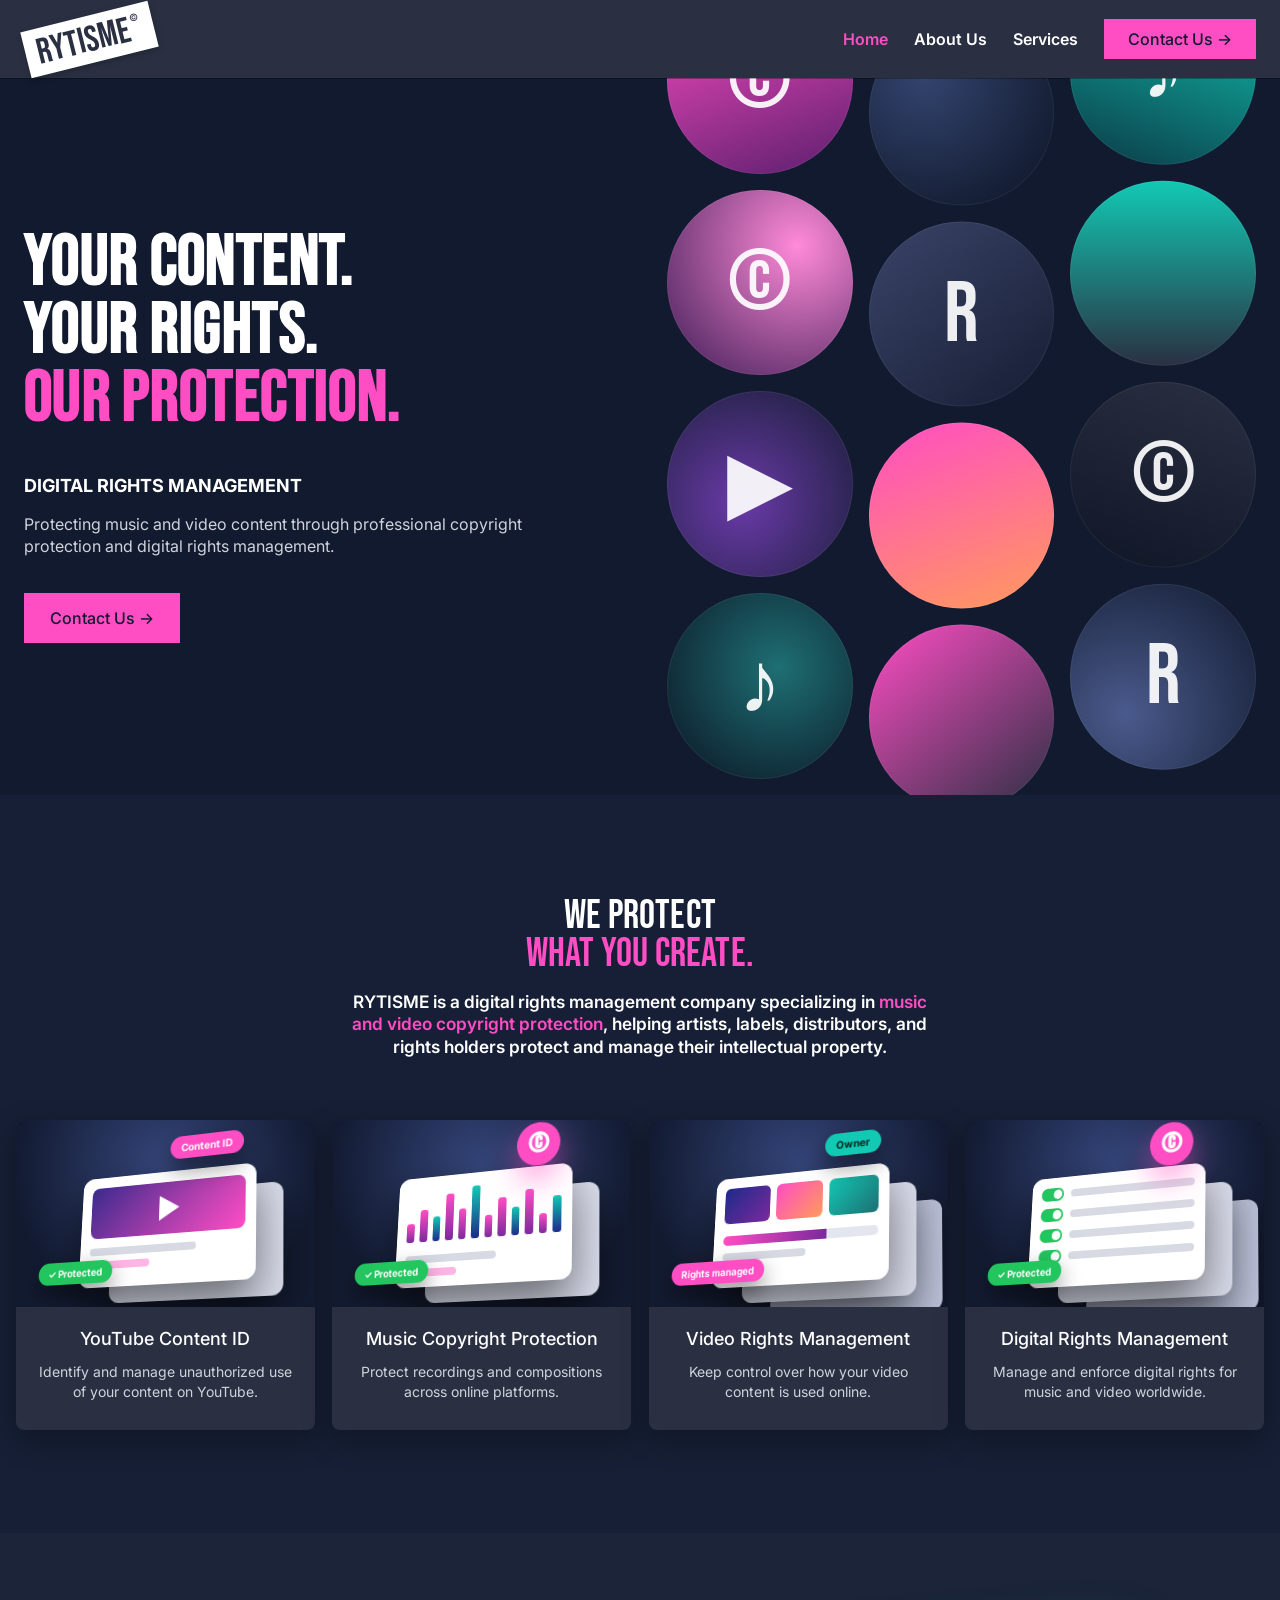
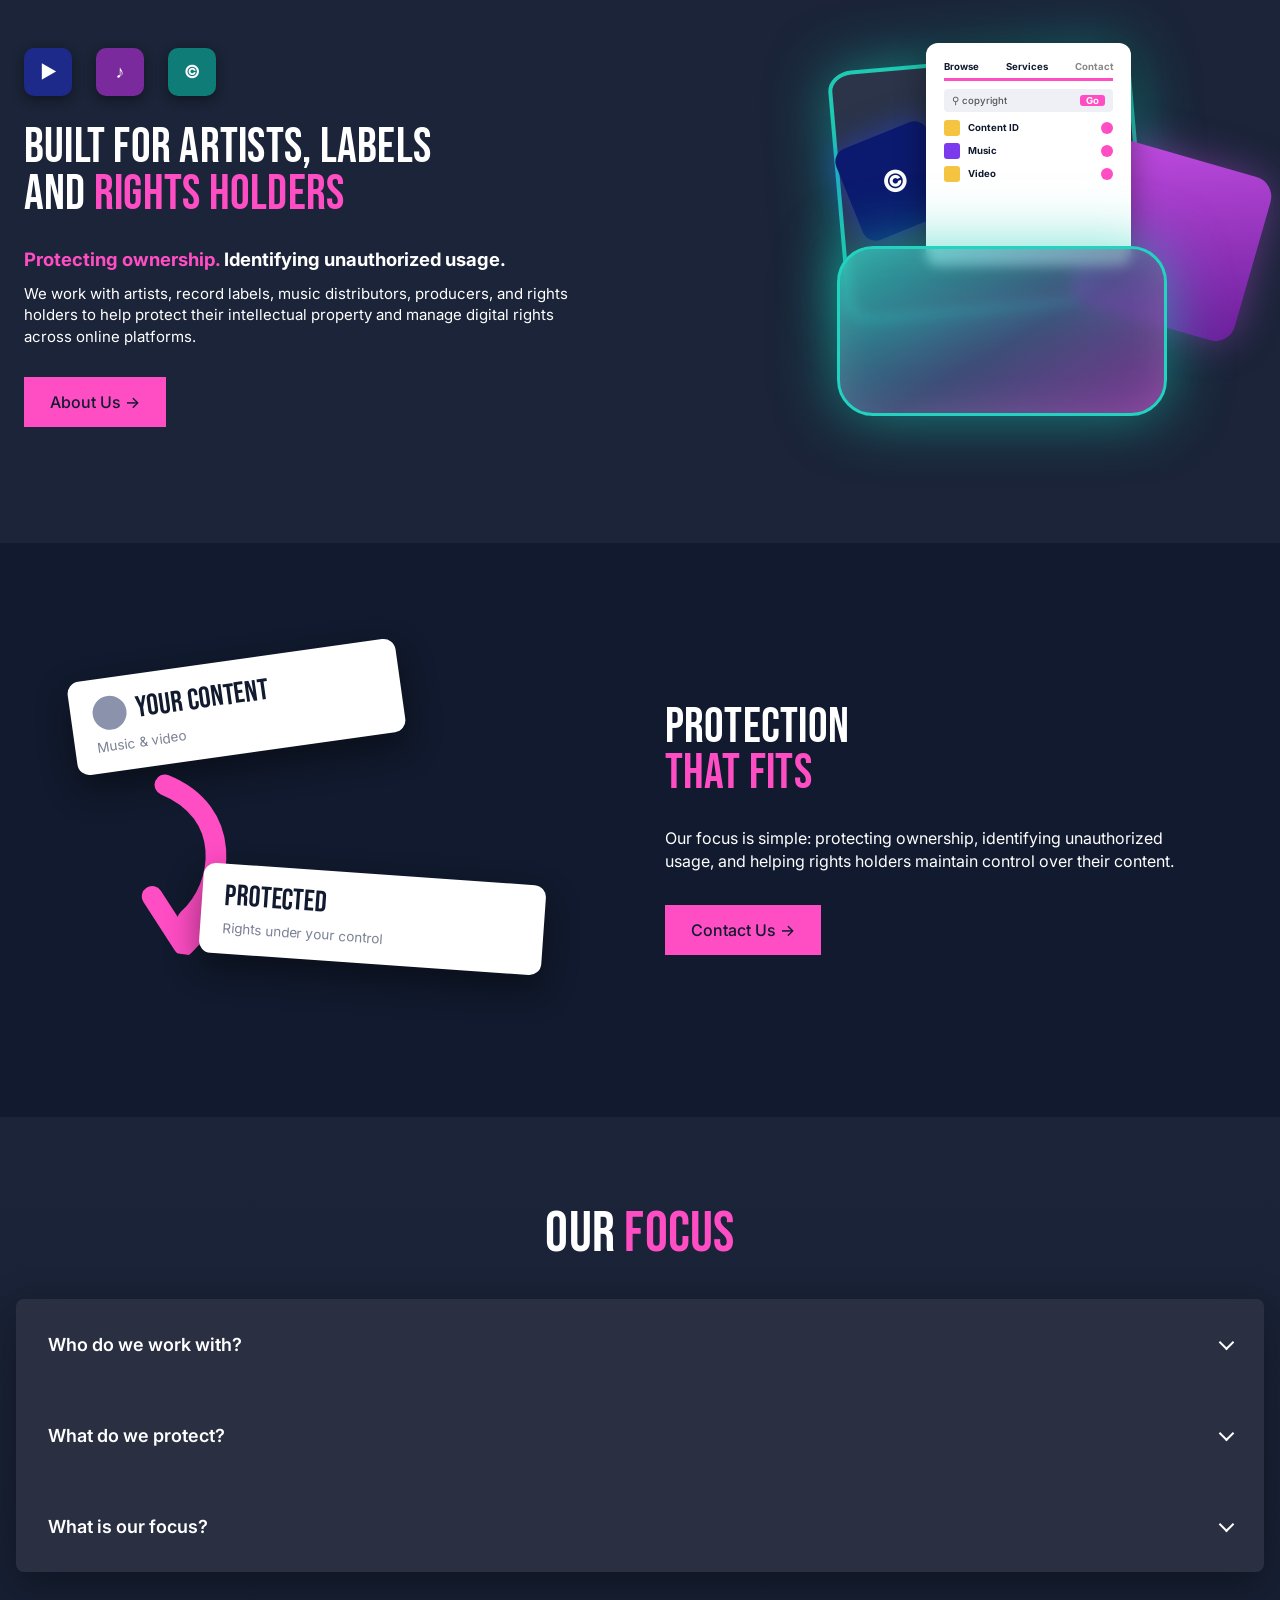
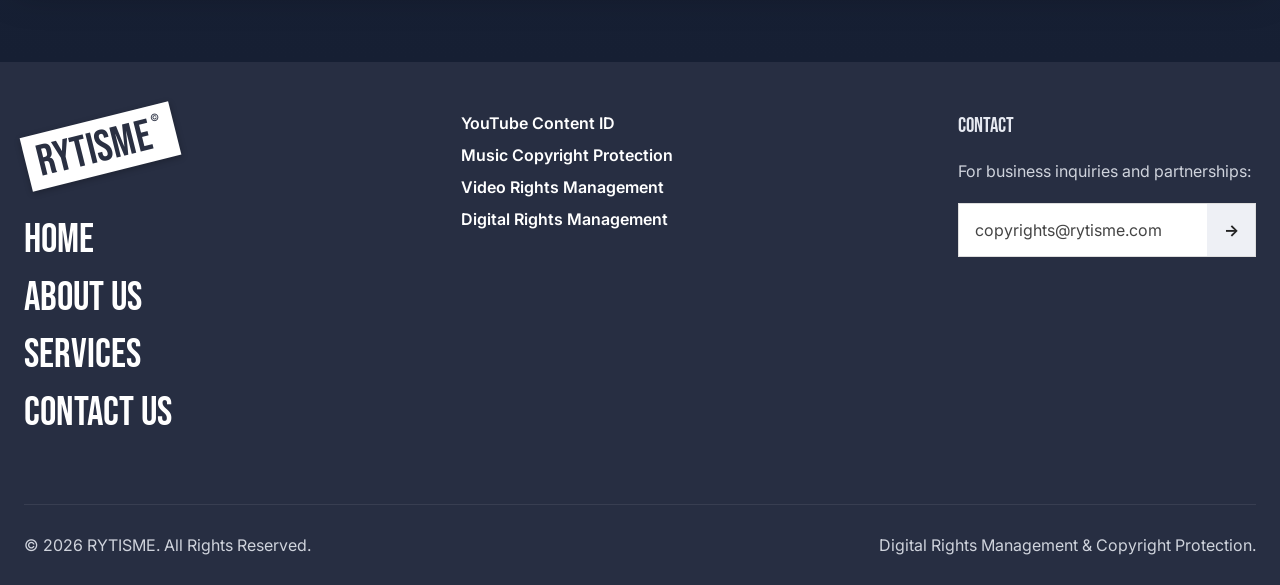
<file: index.html>
<!DOCTYPE html>
<html lang="en"><head><meta charset="utf-8"><meta name="viewport" content="width=device-width,initial-scale=1"><title>Rytisme</title><link rel="icon" href="favicon.svg" type="image/svg+xml"><link rel="preconnect" href="https://fonts.googleapis.com"><link rel="preconnect" href="https://fonts.gstatic.com" crossorigin><link rel="stylesheet" href="https://fonts.googleapis.com/css2?family=Bebas+Neue&amp;family=Inter:wght@400;500;600;700&amp;display=swap"><style>
:root{--bar:#2a3042;--bg:#111a2e;--bg2:#1b2438;--card:#2a3042;--pink:#ff4dc4;--teal:#12c9b4;--mute:#cfd3dc;--disp:"Bebas Neue",Impact,"Arial Narrow",sans-serif}
*{box-sizing:border-box;margin:0;padding:0}
body{background:var(--bg);color:#fff;font-family:Inter,Helvetica,Arial,sans-serif;-webkit-font-smoothing:antialiased;overflow-x:hidden}
a{color:inherit;text-decoration:none}a:focus-visible,summary:focus-visible{outline:2px solid var(--pink);outline-offset:3px}
.in{container-type:inline-size;width:min(1672px,100% - 48px);margin:0 auto}
.in2{container-type:inline-size;width:min(1757px,100% - 48px);margin:0 auto}
.wide{container-type:inline-size;width:min(2417px,100% - 32px);margin:0 auto}
header{background:var(--bar);position:sticky;top:0;z-index:5;height:78px;box-shadow:0 1px 0 rgba(0,0,0,.3)}
header .in{display:flex;align-items:center;justify-content:space-between;height:100%}
.logo{display:inline-block;background:#fff;color:var(--bar);font-family:var(--disp);font-size:36px;line-height:1;padding:7px 12px 4px;transform:rotate(-14deg);letter-spacing:.01em;box-shadow:0 2px 6px rgba(0,0,0,.25)}
.logo sup{font-family:Inter,Arial,sans-serif;font-size:10px;vertical-align:top;margin-left:2px}
nav{display:flex;align-items:center;gap:26px;font-size:16px;font-weight:600}
nav a.l:hover,nav a.on{color:var(--pink)}
.btn{display:inline-flex;align-items:center;gap:8px;background:var(--pink);color:#111a2e;font-weight:500;font-size:16px;height:50px;padding:0 26px;transition:filter .2s}
.btn:hover{filter:brightness(1.1)}.btn.sm{height:40px;padding:0 24px}.btn.teal{background:var(--teal)}
.pink{color:var(--pink)}
h1,h2{font-family:var(--disp);font-weight:400;text-transform:uppercase;line-height:.96;letter-spacing:.005em}
h1{font-size:max(46px,5.74cqw);-webkit-text-stroke:.03em currentColor}
h2{font-size:max(40px,4.6cqw)}
.hero{overflow:hidden;background:var(--bg)}
.hero .in{display:grid;grid-template-columns:1fr 1fr;gap:4.2cqw;align-items:center}
.hero h1{margin-bottom:.6em;font-size:max(46px,5.74cqw)}
.sub{font-size:max(18px,1.44cqw);font-weight:700;margin-bottom:.9em}
.d{font-size:max(16px,1.26cqw);line-height:1.43;color:var(--mute)}
.hero .d{max-width:34em;margin-bottom:2.2em}
.circles{display:grid;grid-template-columns:repeat(3,1fr);gap:16px;margin-top:-90px;padding-bottom:16px}
.circles span{aspect-ratio:1;border-radius:50%;display:flex;align-items:center;justify-content:center;font-family:var(--disp);font-size:7cqw;color:rgba(255,255,255,.92);box-shadow:inset 0 0 0 1px rgba(255,255,255,.06)}
.circles span:nth-child(3n+2){transform:translateY(17%)}.circles span:nth-child(3n+3){transform:translateY(-5%)}
.s1{background:#161f35;padding:clamp(70px,8vw,140px) 0 clamp(70px,8vw,130px);text-align:center}
.s1 h2{font-size:max(40px,3.2cqw)}
.lead{font-size:clamp(17px,1.4cqw,24px);font-weight:600;line-height:1.3;max-width:34em;margin:1em auto 0}
.cards{display:grid;grid-template-columns:repeat(4,1fr);gap:1.4cqw;margin-top:clamp(40px,5cqw,90px)}
.card{background:var(--card);border-radius:8px;overflow:hidden;box-shadow:0 10px 30px rgba(0,0,0,.3);text-align:center}
.media{aspect-ratio:16/10;background:#f3f4f8;position:relative;overflow:hidden;padding:8% 6%}
.media.dk{background:#141b30}.media.gr{background:#eceef4}
.r{display:flex;align-items:center;gap:3%;margin-bottom:5.5%}.r i{display:block;height:9px;border-radius:5px;background:#d7dae3}
.r i.p{background:#ff9bdc}.r b{width:8%;aspect-ratio:1;border-radius:50%;background:var(--pink)}.r b.g{background:#d7dae3}
.chips{display:flex;flex-wrap:wrap;gap:6px;margin-bottom:6%}.chips i{display:block;height:22px;width:16%;border-radius:4px;background:#dfe2ea}
.box2{background:#e3e6ee;border-radius:6px;padding:5%;margin-top:6%}.box2 i{display:block;height:9px;border-radius:5px;background:#c9ceda;margin-bottom:6px}.box2 i.gr{background:#6fcf97;width:40%}
.ttl{width:55%;height:16px;border-radius:3px;background:var(--pink);margin-bottom:8%}
.inp{background:#fff;border-radius:4px;height:26%;margin-bottom:6%;position:relative}.inp::after{content:"";position:absolute;left:0;bottom:0;height:4px;width:45%;background:#4ade80}
.th{width:11%;aspect-ratio:1;border-radius:3px;background:#f5c542}.th.v{background:#7c3aed}
.card .t{padding:clamp(20px,1.7cqw,40px) 20px clamp(26px,2.2cqw,48px)}
.card h3{font-size:clamp(18px,1.08cqw,26px);font-weight:500;margin-bottom:.7em}.card p{font-size:clamp(14px,.7cqw,17px);line-height:1.45;color:var(--mute)}
.s2{background:#1b2438;padding:clamp(70px,8vw,140px) 0}
.s2 .g{display:grid;grid-template-columns:1.6fr 1fr;gap:6cqw;align-items:center}
.ico{display:flex;gap:24px;margin-bottom:2.4cqw}.ico i{width:48px;height:48px;border-radius:10px;display:flex;align-items:center;justify-content:center;font-style:normal;font-weight:700;color:#fff;font-size:18px;box-shadow:0 4px 12px rgba(0,0,0,.4)}
.s2 h2{font-size:max(38px,3.95cqw);margin-bottom:.6em}
.hl{font-size:max(18px,1.5cqw);font-weight:700;line-height:1.2;margin-bottom:.7em;max-width:30em}
.s2 .d{color:#fff;font-size:max(15px,1.05cqw);margin-bottom:2em;max-width:38em}
.art{position:relative;width:100%;aspect-ratio:1.1;justify-self:end;max-width:560px}
.art>*{position:absolute}
.ab{left:6%;top:6%;width:68%;height:62%;border-radius:8% ;border:4px solid #1fc9b2;background:#2b3448;transform:rotate(-5deg);box-shadow:0 0 60px rgba(18,201,180,.55)}
.ap{right:0;top:30%;width:38%;height:42%;border-radius:12%;background:linear-gradient(160deg,#c04be0,#6a1f9a);transform:rotate(16deg);box-shadow:0 0 40px rgba(180,80,220,.45)}
.aq{left:8%;top:24%;width:22%;aspect-ratio:1;border-radius:14%;background:#0b1a6e;transform:rotate(-22deg);display:flex;align-items:center;justify-content:center;font-weight:800;font-size:30px;box-shadow:0 0 30px rgba(40,70,255,.5)}
.ac{left:26%;top:2%;width:46%;height:55%;border-radius:12px;background:#fff;color:#111a2e;padding:4%;box-shadow:0 10px 30px rgba(0,0,0,.4);font-size:max(9px,.78cqw);font-weight:700;overflow:hidden}
.ac .tabs{display:flex;gap:16%;border-bottom:3px solid var(--pink);padding-bottom:6px;margin-bottom:8px}.ac .tabs span:last-child{color:#888}
.ac .se{background:#eef0f5;border-radius:4px;padding:6px 8px;margin-bottom:8px;display:flex;justify-content:space-between;color:#555;font-weight:500}.ac .se b{background:var(--pink);color:#fff;border-radius:3px;padding:0 6px}
.ac .ro{display:flex;align-items:center;gap:8px;margin-bottom:7px}.ac .ro i{width:16px;height:16px;border-radius:3px;background:#f5c542}.ac .ro u{margin-left:auto;width:12px;height:12px;border-radius:50%;background:var(--pink)}
.af{left:6%;bottom:6%;width:74%;height:42%;border-radius:36px;border:3px solid #22d3c0;background:linear-gradient(150deg,rgba(34,211,192,.75),rgba(74,90,140,.75) 55%,rgba(150,60,170,.8));box-shadow:0 0 60px rgba(18,201,180,.6),inset 0 0 40px rgba(255,255,255,.12);backdrop-filter:blur(6px)}
.af::before{content:"";position:absolute;left:-3px;top:-3px;width:48%;height:22px;border-radius:30px 30px 0 0}
.s3{background:#111a2e;padding:clamp(70px,8vw,150px) 0}
.s3 .g{display:grid;grid-template-columns:1fr 1fr;gap:4cqw;align-items:center}
.tc{position:relative;height:clamp(300px,30cqw,520px)}
.tc>div{position:absolute;background:#fff;color:#111a2e;border-radius:12px;padding:18px 22px;box-shadow:0 14px 34px rgba(0,0,0,.45)}
.tc .a{left:8%;top:4%;width:56%;transform:rotate(-8deg)}.tc .a h4,.tc .b h4{font-family:var(--disp);font-weight:400;font-size:max(24px,2.4cqw);line-height:1;display:flex;align-items:center;gap:10px}
.tc .a h4::before{content:"";width:34px;height:34px;border-radius:50%;background:#8a93ab}
.tc .a p,.tc .b p{color:#7b8296;font-size:max(12px,1.1cqw);margin-top:8px}
.tc .b{left:30%;top:62%;width:58%;transform:rotate(4deg)}
.tc svg{position:absolute;left:19%;top:36%;width:20%;transform:rotate(8deg)}
.s3 h2{font-size:max(38px,3.95cqw);margin-bottom:.6em}
.faq{background:linear-gradient(180deg,#1b2438,#161f33);padding:clamp(60px,7vw,120px) 0;text-align:center}
.box{width:min(1433px,100%);margin:clamp(28px,3vw,56px) auto 0;background:var(--card);border-radius:8px;text-align:left;box-shadow:0 14px 40px rgba(0,0,0,.35)}
.faq .w{width:min(1433px,100% - 32px);margin:0 auto}
details{padding:0 32px}summary{list-style:none;cursor:pointer;padding:0;height:91px;font-weight:600;font-size:18px;display:flex;justify-content:space-between;align-items:center;gap:20px}
summary::-webkit-details-marker{display:none}summary::after{content:"";width:9px;height:9px;border-right:2px solid #fff;border-bottom:2px solid #fff;transform:rotate(45deg);flex:none;margin-top:-4px;transition:transform .2s}
details[open] summary::after{transform:rotate(-135deg);margin-top:4px}details p{padding:0 0 30px;color:var(--mute);line-height:1.7}
.ph{background:#161f35;padding:clamp(70px,9vw,150px) 0 clamp(40px,5vw,80px);text-align:center}
.ph h1{font-size:max(44px,5.74cqw)}
.stmt{background:#161f35;padding:0 0 clamp(60px,7vw,110px)}.stmt .in{max-width:900px}
.stmt p{font-size:clamp(17px,1.4cqw,22px);line-height:1.7;color:var(--mute);margin-bottom:24px}.stmt p:first-child{color:#fff;font-weight:600}
.ct{background:#1b2438;padding:clamp(70px,8vw,140px) 0;text-align:center}.ct h2{font-size:max(40px,4.6cqw)}.ct p{font-size:clamp(18px,1.4cqw,24px);font-weight:600;margin:1em 0 1.6em}
.mail{display:block;margin-top:22px;color:var(--mute);text-decoration:underline;font-size:15px}
footer{background:#272e42;padding:clamp(48px,4cqw,80px) 0 0}
.fg{display:grid;grid-template-columns:1.3fr 1.5fr 1fr;gap:4cqw;padding-bottom:clamp(48px,5cqw,100px)}
.fl{display:inline-block;margin:6px 0 clamp(30px,3cqw,60px);font-size:44px}
.big a{display:block;font-family:var(--disp);font-size:max(36px,3.35cqw);line-height:1.4;text-transform:uppercase}.big a:hover{color:var(--pink)}
.fg h4{font-family:var(--disp);font-weight:400;font-size:max(20px,1.7cqw);margin-bottom:1em;color:#e6e9f1;text-transform:uppercase}
.fg ul{list-style:none}.fg li{margin-bottom:12px;font-weight:600;font-size:16px}.fg li a:hover{color:var(--pink)}
.fg p{color:var(--mute);line-height:1.5;font-size:16px;margin-bottom:20px}
.nl{display:flex;background:#fff;color:#444;height:54px;border:1px solid #ddd}.nl span{flex:1;padding:0 16px;display:flex;align-items:center;font-size:16px}.nl b{width:48px;display:flex;align-items:center;justify-content:center;background:#eef0f5;color:#222}
.fb{border-top:1px solid rgba(255,255,255,.08);padding:30px 0;display:flex;justify-content:space-between;gap:20px;flex-wrap:wrap;color:var(--mute);font-size:16px}

.card .media{aspect-ratio:16/10;padding:0;display:flex;align-items:center;justify-content:center;perspective:1000px;background:radial-gradient(circle at 50% 25%,#34457a,#121a30 75%)}
.sc{position:relative;width:64%;height:62%;margin-top:9%;transform-style:preserve-3d;transform:rotateX(16deg) rotateY(-24deg) rotateZ(2deg);transition:transform .6s cubic-bezier(.2,.8,.2,1)}
.card:hover .sc{transform:rotateX(6deg) rotateY(-10deg) rotateZ(0)}
.pl{position:absolute;inset:0;border-radius:12px;background:#fff;color:#111a2e;box-shadow:0 22px 44px rgba(0,0,0,.5),0 0 0 1px rgba(255,255,255,.4) inset;padding:6%;overflow:hidden}
.pl.bk{background:#d9dcea;transform:translate3d(8%,8%,-38px);box-shadow:0 18px 36px rgba(0,0,0,.45)}
.pl.bk2{background:#b9bfd6;transform:translate3d(16%,16%,-76px);box-shadow:0 18px 36px rgba(0,0,0,.45)}
.fl3{position:absolute;transform-style:preserve-3d;font-weight:700;font-size:max(10px,.72cqw);white-space:nowrap}
.pill{display:inline-flex;align-items:center;gap:5px;border-radius:99px;padding:5px 11px;color:#fff;box-shadow:0 10px 22px rgba(0,0,0,.45)}
.pill.pk{background:var(--pink)}.pill.gn{background:#22c55e}.pill.tl{background:var(--teal);color:#06231f}
.cc{width:clamp(34px,3.3cqw,64px);aspect-ratio:1;border-radius:50%;background:var(--pink);color:#fff;display:flex;align-items:center;justify-content:center;font-family:var(--disp);font-size:clamp(22px,2.2cqw,42px);box-shadow:0 14px 28px rgba(255,77,196,.5)}
.vid{height:58%;border-radius:8px;background:linear-gradient(135deg,#3b2a8c,#ff4dc4);display:flex;align-items:center;justify-content:center;margin-bottom:6%}
.vid::after{content:"";border-left:22px solid #fff;border-top:13px solid transparent;border-bottom:13px solid transparent;margin-left:6px}
.ln{height:8px;border-radius:4px;background:#d7dae3;margin-bottom:6px}.ln.p{background:#ffb4e6}
.wv{display:flex;align-items:flex-end;gap:3.5%;height:62%}.wv i{flex:1;border-radius:3px;background:linear-gradient(#ff4dc4,#7a2a9c)}.wv i:nth-child(3n){background:linear-gradient(#12c9b4,#1d2a8a)}
.fr{display:flex;gap:4%;height:40%;margin-bottom:8%}.fr i{flex:1;border-radius:6px;background:linear-gradient(135deg,#1d2a8a,#7a2a9c)}.fr i:nth-child(2){background:linear-gradient(135deg,#ff4dc4,#ff9a5c)}.fr i:nth-child(3){background:linear-gradient(135deg,#12c9b4,#1e6f73)}
.bar{height:10px;border-radius:5px;background:#e3e6ee;overflow:hidden;margin-bottom:8px}.bar b{display:block;height:100%;width:68%;background:linear-gradient(90deg,#ff4dc4,#7a2a9c)}
.tg{display:flex;align-items:center;gap:8px;margin-bottom:8px}.tg i{width:26px;height:14px;border-radius:8px;background:#22c55e;position:relative}.tg i::after{content:"";position:absolute;right:2px;top:2px;width:10px;height:10px;border-radius:50%;background:#fff}.tg span{height:8px;flex:1;border-radius:4px;background:#d7dae3}
@media(max-width:900px){.hero .in,.s2 .g,.s3 .g{grid-template-columns:1fr}.cards{grid-template-columns:repeat(2,1fr)}.fg{grid-template-columns:1fr}nav a.l{display:none}.circles{margin-top:0}.art{margin:30px auto 0}.tc{margin-bottom:20px}}
@media(max-width:560px){.cards{grid-template-columns:1fr}.circles{gap:8px}}
@media(prefers-reduced-motion:reduce){*{transition:none!important}}

.btn{white-space:nowrap}
@media(max-width:900px){
header{height:64px}.logo{font-size:26px;padding:5px 9px 2px}nav{gap:12px}.btn.sm{height:36px;padding:0 14px;font-size:14px}
.hero .in{padding-top:36px;padding-bottom:8px;gap:28px}.hero h1{font-size:clamp(46px,13vw,84px)}
.circles{width:100%;max-width:420px;margin:0 auto;gap:10px;padding-bottom:0}.circles span:nth-child(n+10){display:none}
.s1,.s2,.s3{padding-top:56px;padding-bottom:56px}.s2 .g{gap:36px}.ico{margin-bottom:20px}
.art{max-width:420px;margin:10px auto 0}.ac{font-size:10px}.tc{height:300px;max-width:420px;margin:0 auto}
details{padding:0 18px}summary{height:72px;font-size:16px}.fl{font-size:36px}.fg{gap:32px}.fb{flex-direction:column;gap:8px}
.ph{padding-top:56px}.ct,.stmt{padding-left:0;padding-right:0}}
@media(max-width:380px){.hero h1{font-size:44px}nav a.l{display:none}}
</style></head><body><header><div class="in"><a class="logo" href="index.html">RYTISME<sup>&copy;</sup></a><nav><a class="l on" href="index.html">Home</a><a class="l" href="about.html">About Us</a><a class="l" href="index.html#services">Services</a><a class="btn sm" href="about.html#contact">Contact Us &rarr;</a></nav></div></header><main>
<section class="hero"><div class="in"><div><h1>Your Content.<br>Your Rights.<br><span class="pink">Our Protection.</span></h1>
<p class="sub">DIGITAL RIGHTS MANAGEMENT</p>
<p class="d">Protecting music and video content through professional copyright protection and digital rights management.</p>
<a class="btn" href="about.html#contact">Contact Us &rarr;</a></div><div class="circles" aria-hidden="true"><span style="background:linear-gradient(160deg,#ff4dc4,#5b1f6e)">&copy;</span><span style="background:radial-gradient(circle at 30% 30%,#33446e,#0b1222)"></span><span style="background:linear-gradient(200deg,#12c9b4,#0b3a47)">&#9834;</span><span style="background:radial-gradient(circle at 70% 30%,#ff8ad9,#3a1b52)">&copy;</span><span style="background:linear-gradient(140deg,#3a4468,#161d33)">R</span><span style="background:linear-gradient(180deg,#12c9b4,#2a3042)"></span><span style="background:radial-gradient(circle at 40% 60%,#6a3aa8,#151d33)">&#9654;</span><span style="background:linear-gradient(160deg,#ff4dc4,#ff9a5c)"></span><span style="background:linear-gradient(200deg,#2a3042,#0f1626)">&copy;</span><span style="background:radial-gradient(circle at 60% 40%,#1e6f73,#0b1222)">&#9834;</span><span style="background:linear-gradient(140deg,#ff4dc4,#2a3042)"></span><span style="background:radial-gradient(circle at 30% 70%,#4a5a8c,#111a2e)">R</span></div></div></section>
<section class="s1" id="services"><div class="in"><h2>We Protect<br><span class="pink">What You Create.</span></h2>
<p class="lead">RYTISME is a digital rights management company specializing in <span class="pink">music and video copyright protection</span>, helping artists, labels, distributors, and rights holders protect and manage their intellectual property.</p></div>
<div class="wide"><div class="cards"><div class="card"><div class="media"><div class="sc"><div class="pl bk"></div><div class="pl"><div class="vid"></div><div class="ln" style="width:70%"></div><div class="ln p" style="width:40%"></div></div><div class="fl3" style="right:-6%;top:-8%;transform:translateZ(70px)"><span class="pill pk">Content ID</span></div><div class="fl3" style="left:-8%;bottom:-6%;transform:translateZ(54px)"><span class="pill gn">&#10003; Protected</span></div></div></div><div class="t"><h3>YouTube Content ID</h3><p>Identify and manage unauthorized use of your content on YouTube.</p></div></div><div class="card"><div class="media"><div class="sc"><div class="pl bk"></div><div class="pl"><div class="wv"><i style="height:35%"></i><i style="height:60%"></i><i style="height:45%"></i><i style="height:85%"></i><i style="height:55%"></i><i style="height:95%"></i><i style="height:40%"></i><i style="height:70%"></i><i style="height:50%"></i><i style="height:80%"></i><i style="height:35%"></i><i style="height:65%"></i></div><div class="ln" style="width:60%;margin-top:8%"></div><div class="ln p" style="width:34%"></div></div><div class="fl3" style="right:-8%;top:-12%;transform:translateZ(80px)"><span class="cc">&copy;</span></div><div class="fl3" style="left:-8%;bottom:-6%;transform:translateZ(54px)"><span class="pill gn">&#10003; Protected</span></div></div></div><div class="t"><h3>Music Copyright Protection</h3><p>Protect recordings and compositions across online platforms.</p></div></div><div class="card"><div class="media"><div class="sc"><div class="pl bk2"></div><div class="pl bk"></div><div class="pl"><div class="fr"><i></i><i></i><i></i></div><div class="bar"><b></b></div><div class="ln" style="width:55%"></div></div><div class="fl3" style="right:-8%;top:-8%;transform:translateZ(70px)"><span class="pill tl">Owner</span></div><div class="fl3" style="left:-8%;bottom:-6%;transform:translateZ(54px)"><span class="pill pk">Rights managed</span></div></div></div><div class="t"><h3>Video Rights Management</h3><p>Keep control over how your video content is used online.</p></div></div><div class="card"><div class="media"><div class="sc"><div class="pl bk2"></div><div class="pl bk"></div><div class="pl"><div class="tg"><i></i><span></span></div><div class="tg"><i></i><span style="width:70%"></span></div><div class="tg"><i></i><span></span></div><div class="tg"><i></i><span style="width:50%"></span></div></div><div class="fl3" style="right:-8%;top:-12%;transform:translateZ(80px)"><span class="cc">&copy;</span></div><div class="fl3" style="left:-8%;bottom:-6%;transform:translateZ(54px)"><span class="pill gn">&#10003; Protected</span></div></div></div><div class="t"><h3>Digital Rights Management</h3><p>Manage and enforce digital rights for music and video worldwide.</p></div></div></div></div></section>
<section class="s2"><div class="in2"><div class="g"><div><div class="ico"><i style="background:#1d2a8a">&#9654;</i><i style="background:#7a2a9c">&#9834;</i><i style="background:#0f7c78">&copy;</i></div>
<h2>Built for artists, labels<br>and <span class="pink">rights holders</span></h2>
<p class="hl"><span class="pink">Protecting ownership.</span> Identifying unauthorized usage.</p>
<p class="d">We work with artists, record labels, music distributors, producers, and rights holders to help protect their intellectual property and manage digital rights across online platforms.</p>
<a class="btn" href="about.html">About Us &rarr;</a></div>
<div class="art" aria-hidden="true"><div class="ab"></div><div class="ap"></div><div class="aq">&copy;</div>
<div class="ac"><div class="tabs"><span>Browse</span><span>Services</span><span>Contact</span></div><div class="se"><span>&#9906; copyright</span><b>Go</b></div><div class="ro"><i></i><span>Content ID</span><u></u></div><div class="ro"><i style="background:#7c3aed"></i><span>Music</span><u></u></div><div class="ro"><i></i><span>Video</span><u></u></div></div>
<div class="af"></div></div></div></div></section>
<section class="s3"><div class="in"><div class="g"><div class="tc" aria-hidden="true"><div class="a"><h4>YOUR CONTENT</h4><p>Music &amp; video</p></div><svg viewBox="0 0 80 120" fill="none"><path d="M12 8C60 20 62 70 40 96" stroke="#ff4dc4" stroke-width="14" stroke-linecap="round"/><path d="M14 84l26 30 24-34" stroke="#ff4dc4" stroke-width="14" stroke-linecap="round" stroke-linejoin="round"/></svg><div class="b"><h4>PROTECTED</h4><p>Rights under your control</p></div></div>
<div><h2>Protection<br><span class="pink">that fits</span></h2><p class="d" style="color:#fff;margin-bottom:2em;max-width:34em">Our focus is simple: protecting ownership, identifying unauthorized usage, and helping rights holders maintain control over their content.</p><a class="btn" href="about.html#contact">Contact Us &rarr;</a></div></div></div></section>
<section class="faq"><div class="in"><h2>Our <span class="pink">Focus</span></h2></div><div class="w"><div class="box">
<details><summary>Who do we work with?</summary><p>Artists, record labels, music distributors, producers, and rights holders.</p></details><details><summary>What do we protect?</summary><p>Music and video content, including the intellectual property and digital rights attached to it across online platforms.</p></details><details><summary>What is our focus?</summary><p>Protecting ownership, identifying unauthorized usage, and helping rights holders maintain control over their content.</p></details></div></div></section>
</main><footer><div class="in"><div class="fg"><div><a class="logo fl" href="index.html">RYTISME<sup>&copy;</sup></a><div class="big"><a href="index.html">Home</a><a href="about.html">About Us</a><a href="index.html#services">Services</a><a href="about.html#contact">Contact Us</a></div></div>
<div><ul><li><a href="index.html#services">YouTube Content ID</a></li><li><a href="index.html#services">Music Copyright Protection</a></li><li><a href="index.html#services">Video Rights Management</a></li><li><a href="index.html#services">Digital Rights Management</a></li></ul></div>
<div><h4>Contact</h4><p>For business inquiries and partnerships:</p><a class="nl" href="mailto:copyrights@rytisme.com"><span>copyrights@rytisme.com</span><b>&rarr;</b></a></div></div>
<div class="fb"><span>&copy; 2026 RYTISME. All Rights Reserved.</span><span>Digital Rights Management &amp; Copyright Protection.</span></div></div></footer></body></html>
</file>
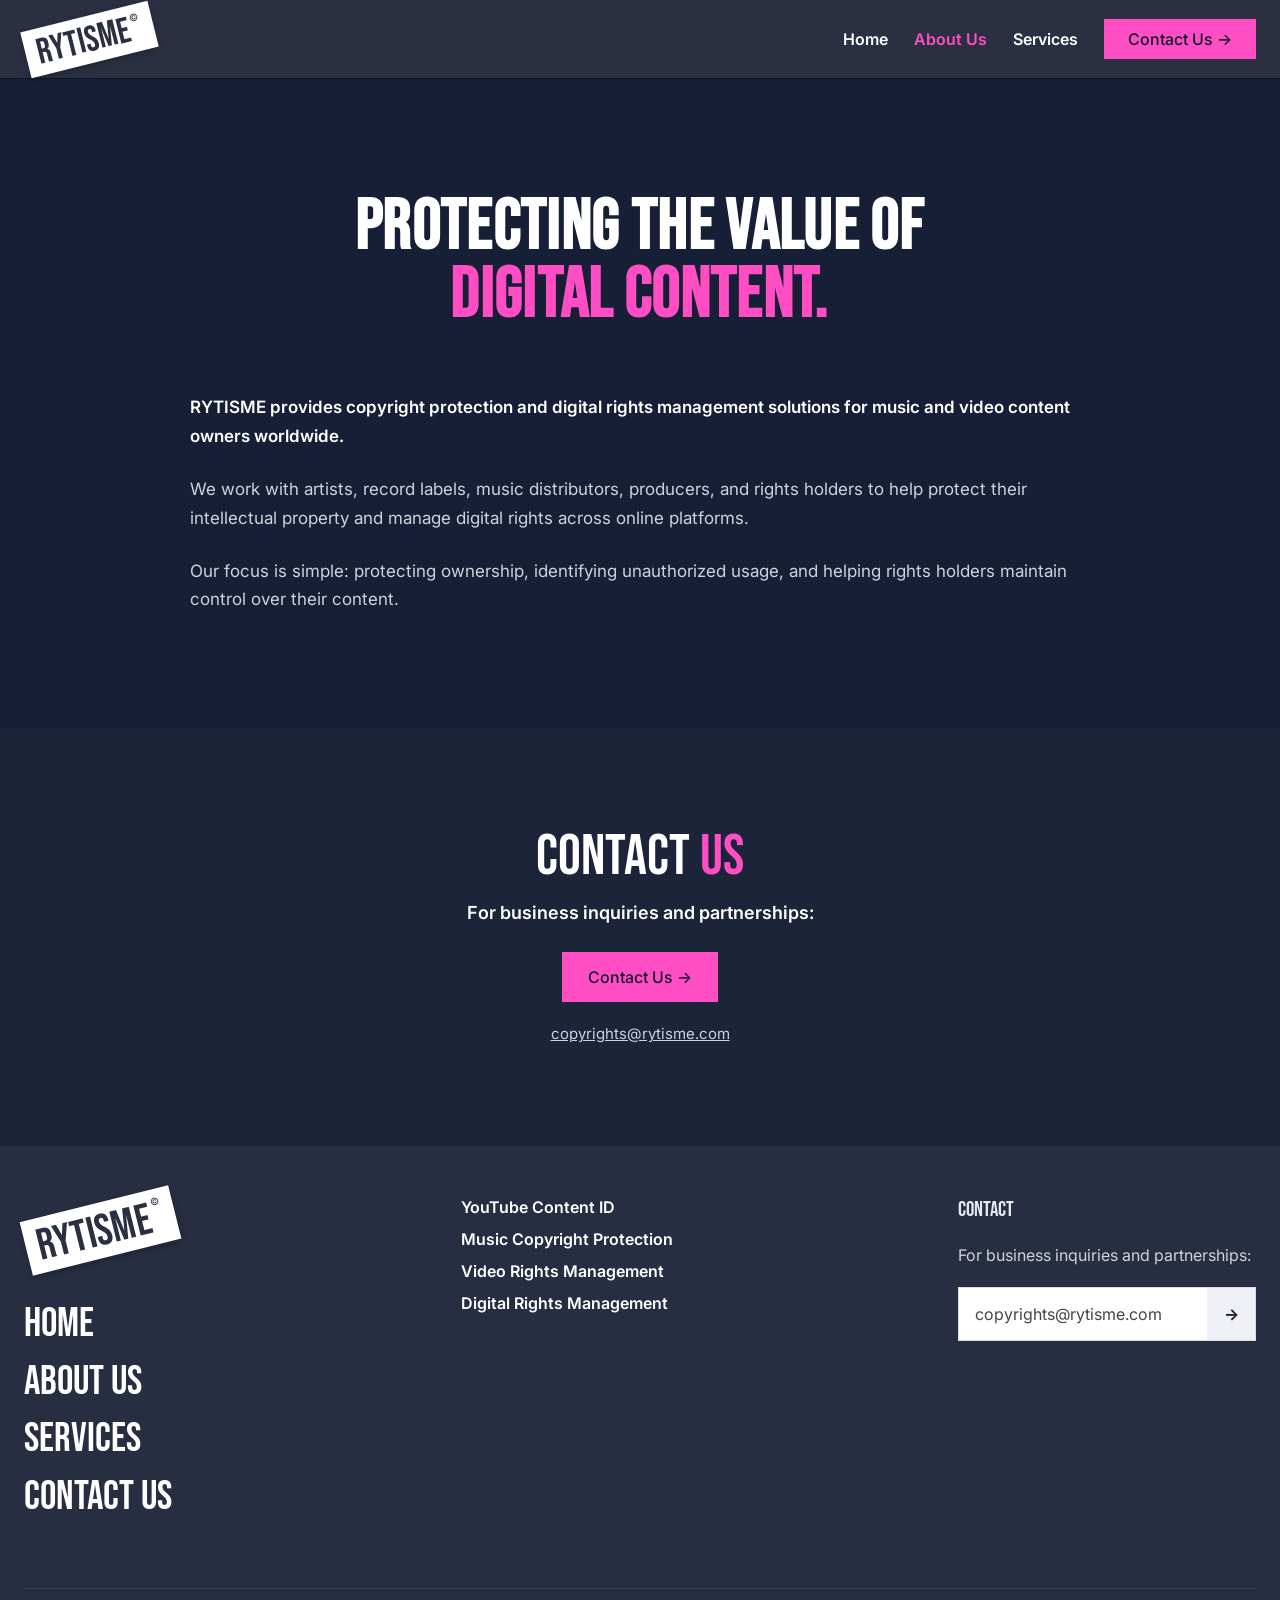
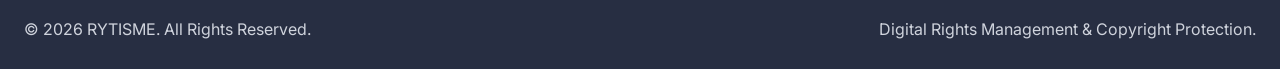
<file: about.html>
<!DOCTYPE html>
<html lang="en"><head><meta charset="utf-8"><meta name="viewport" content="width=device-width,initial-scale=1"><title>Rytisme</title><link rel="icon" href="favicon.svg" type="image/svg+xml"><link rel="preconnect" href="https://fonts.googleapis.com"><link rel="preconnect" href="https://fonts.gstatic.com" crossorigin><link rel="stylesheet" href="https://fonts.googleapis.com/css2?family=Bebas+Neue&amp;family=Inter:wght@400;500;600;700&amp;display=swap"><style>
:root{--bar:#2a3042;--bg:#111a2e;--bg2:#1b2438;--card:#2a3042;--pink:#ff4dc4;--teal:#12c9b4;--mute:#cfd3dc;--disp:"Bebas Neue",Impact,"Arial Narrow",sans-serif}
*{box-sizing:border-box;margin:0;padding:0}
body{background:var(--bg);color:#fff;font-family:Inter,Helvetica,Arial,sans-serif;-webkit-font-smoothing:antialiased;overflow-x:hidden}
a{color:inherit;text-decoration:none}a:focus-visible,summary:focus-visible{outline:2px solid var(--pink);outline-offset:3px}
.in{container-type:inline-size;width:min(1672px,100% - 48px);margin:0 auto}
.in2{container-type:inline-size;width:min(1757px,100% - 48px);margin:0 auto}
.wide{container-type:inline-size;width:min(2417px,100% - 32px);margin:0 auto}
header{background:var(--bar);position:sticky;top:0;z-index:5;height:78px;box-shadow:0 1px 0 rgba(0,0,0,.3)}
header .in{display:flex;align-items:center;justify-content:space-between;height:100%}
.logo{display:inline-block;background:#fff;color:var(--bar);font-family:var(--disp);font-size:36px;line-height:1;padding:7px 12px 4px;transform:rotate(-14deg);letter-spacing:.01em;box-shadow:0 2px 6px rgba(0,0,0,.25)}
.logo sup{font-family:Inter,Arial,sans-serif;font-size:10px;vertical-align:top;margin-left:2px}
nav{display:flex;align-items:center;gap:26px;font-size:16px;font-weight:600}
nav a.l:hover,nav a.on{color:var(--pink)}
.btn{display:inline-flex;align-items:center;gap:8px;background:var(--pink);color:#111a2e;font-weight:500;font-size:16px;height:50px;padding:0 26px;transition:filter .2s}
.btn:hover{filter:brightness(1.1)}.btn.sm{height:40px;padding:0 24px}.btn.teal{background:var(--teal)}
.pink{color:var(--pink)}
h1,h2{font-family:var(--disp);font-weight:400;text-transform:uppercase;line-height:.96;letter-spacing:.005em}
h1{font-size:max(46px,5.74cqw);-webkit-text-stroke:.03em currentColor}
h2{font-size:max(40px,4.6cqw)}
.hero{overflow:hidden;background:var(--bg)}
.hero .in{display:grid;grid-template-columns:1fr 1fr;gap:4.2cqw;align-items:center}
.hero h1{margin-bottom:.6em;font-size:max(46px,5.74cqw)}
.sub{font-size:max(18px,1.44cqw);font-weight:700;margin-bottom:.9em}
.d{font-size:max(16px,1.26cqw);line-height:1.43;color:var(--mute)}
.hero .d{max-width:34em;margin-bottom:2.2em}
.circles{display:grid;grid-template-columns:repeat(3,1fr);gap:16px;margin-top:-90px;padding-bottom:16px}
.circles span{aspect-ratio:1;border-radius:50%;display:flex;align-items:center;justify-content:center;font-family:var(--disp);font-size:7cqw;color:rgba(255,255,255,.92);box-shadow:inset 0 0 0 1px rgba(255,255,255,.06)}
.circles span:nth-child(3n+2){transform:translateY(17%)}.circles span:nth-child(3n+3){transform:translateY(-5%)}
.s1{background:#161f35;padding:clamp(70px,8vw,140px) 0 clamp(70px,8vw,130px);text-align:center}
.s1 h2{font-size:max(40px,3.2cqw)}
.lead{font-size:clamp(17px,1.4cqw,24px);font-weight:600;line-height:1.3;max-width:34em;margin:1em auto 0}
.cards{display:grid;grid-template-columns:repeat(4,1fr);gap:1.4cqw;margin-top:clamp(40px,5cqw,90px)}
.card{background:var(--card);border-radius:8px;overflow:hidden;box-shadow:0 10px 30px rgba(0,0,0,.3);text-align:center}
.media{aspect-ratio:16/10;background:#f3f4f8;position:relative;overflow:hidden;padding:8% 6%}
.media.dk{background:#141b30}.media.gr{background:#eceef4}
.r{display:flex;align-items:center;gap:3%;margin-bottom:5.5%}.r i{display:block;height:9px;border-radius:5px;background:#d7dae3}
.r i.p{background:#ff9bdc}.r b{width:8%;aspect-ratio:1;border-radius:50%;background:var(--pink)}.r b.g{background:#d7dae3}
.chips{display:flex;flex-wrap:wrap;gap:6px;margin-bottom:6%}.chips i{display:block;height:22px;width:16%;border-radius:4px;background:#dfe2ea}
.box2{background:#e3e6ee;border-radius:6px;padding:5%;margin-top:6%}.box2 i{display:block;height:9px;border-radius:5px;background:#c9ceda;margin-bottom:6px}.box2 i.gr{background:#6fcf97;width:40%}
.ttl{width:55%;height:16px;border-radius:3px;background:var(--pink);margin-bottom:8%}
.inp{background:#fff;border-radius:4px;height:26%;margin-bottom:6%;position:relative}.inp::after{content:"";position:absolute;left:0;bottom:0;height:4px;width:45%;background:#4ade80}
.th{width:11%;aspect-ratio:1;border-radius:3px;background:#f5c542}.th.v{background:#7c3aed}
.card .t{padding:clamp(20px,1.7cqw,40px) 20px clamp(26px,2.2cqw,48px)}
.card h3{font-size:clamp(18px,1.08cqw,26px);font-weight:500;margin-bottom:.7em}.card p{font-size:clamp(14px,.7cqw,17px);line-height:1.45;color:var(--mute)}
.s2{background:#1b2438;padding:clamp(70px,8vw,140px) 0}
.s2 .g{display:grid;grid-template-columns:1.6fr 1fr;gap:6cqw;align-items:center}
.ico{display:flex;gap:24px;margin-bottom:2.4cqw}.ico i{width:48px;height:48px;border-radius:10px;display:flex;align-items:center;justify-content:center;font-style:normal;font-weight:700;color:#fff;font-size:18px;box-shadow:0 4px 12px rgba(0,0,0,.4)}
.s2 h2{font-size:max(38px,3.95cqw);margin-bottom:.6em}
.hl{font-size:max(18px,1.5cqw);font-weight:700;line-height:1.2;margin-bottom:.7em;max-width:30em}
.s2 .d{color:#fff;font-size:max(15px,1.05cqw);margin-bottom:2em;max-width:38em}
.art{position:relative;width:100%;aspect-ratio:1.1;justify-self:end;max-width:560px}
.art>*{position:absolute}
.ab{left:6%;top:6%;width:68%;height:62%;border-radius:8% ;border:4px solid #1fc9b2;background:#2b3448;transform:rotate(-5deg);box-shadow:0 0 60px rgba(18,201,180,.55)}
.ap{right:0;top:30%;width:38%;height:42%;border-radius:12%;background:linear-gradient(160deg,#c04be0,#6a1f9a);transform:rotate(16deg);box-shadow:0 0 40px rgba(180,80,220,.45)}
.aq{left:8%;top:24%;width:22%;aspect-ratio:1;border-radius:14%;background:#0b1a6e;transform:rotate(-22deg);display:flex;align-items:center;justify-content:center;font-weight:800;font-size:30px;box-shadow:0 0 30px rgba(40,70,255,.5)}
.ac{left:26%;top:2%;width:46%;height:55%;border-radius:12px;background:#fff;color:#111a2e;padding:4%;box-shadow:0 10px 30px rgba(0,0,0,.4);font-size:max(9px,.78cqw);font-weight:700;overflow:hidden}
.ac .tabs{display:flex;gap:16%;border-bottom:3px solid var(--pink);padding-bottom:6px;margin-bottom:8px}.ac .tabs span:last-child{color:#888}
.ac .se{background:#eef0f5;border-radius:4px;padding:6px 8px;margin-bottom:8px;display:flex;justify-content:space-between;color:#555;font-weight:500}.ac .se b{background:var(--pink);color:#fff;border-radius:3px;padding:0 6px}
.ac .ro{display:flex;align-items:center;gap:8px;margin-bottom:7px}.ac .ro i{width:16px;height:16px;border-radius:3px;background:#f5c542}.ac .ro u{margin-left:auto;width:12px;height:12px;border-radius:50%;background:var(--pink)}
.af{left:6%;bottom:6%;width:74%;height:42%;border-radius:36px;border:3px solid #22d3c0;background:linear-gradient(150deg,rgba(34,211,192,.75),rgba(74,90,140,.75) 55%,rgba(150,60,170,.8));box-shadow:0 0 60px rgba(18,201,180,.6),inset 0 0 40px rgba(255,255,255,.12);backdrop-filter:blur(6px)}
.af::before{content:"";position:absolute;left:-3px;top:-3px;width:48%;height:22px;border-radius:30px 30px 0 0}
.s3{background:#111a2e;padding:clamp(70px,8vw,150px) 0}
.s3 .g{display:grid;grid-template-columns:1fr 1fr;gap:4cqw;align-items:center}
.tc{position:relative;height:clamp(300px,30cqw,520px)}
.tc>div{position:absolute;background:#fff;color:#111a2e;border-radius:12px;padding:18px 22px;box-shadow:0 14px 34px rgba(0,0,0,.45)}
.tc .a{left:8%;top:4%;width:56%;transform:rotate(-8deg)}.tc .a h4,.tc .b h4{font-family:var(--disp);font-weight:400;font-size:max(24px,2.4cqw);line-height:1;display:flex;align-items:center;gap:10px}
.tc .a h4::before{content:"";width:34px;height:34px;border-radius:50%;background:#8a93ab}
.tc .a p,.tc .b p{color:#7b8296;font-size:max(12px,1.1cqw);margin-top:8px}
.tc .b{left:30%;top:62%;width:58%;transform:rotate(4deg)}
.tc svg{position:absolute;left:19%;top:36%;width:20%;transform:rotate(8deg)}
.s3 h2{font-size:max(38px,3.95cqw);margin-bottom:.6em}
.faq{background:linear-gradient(180deg,#1b2438,#161f33);padding:clamp(60px,7vw,120px) 0;text-align:center}
.box{width:min(1433px,100%);margin:clamp(28px,3vw,56px) auto 0;background:var(--card);border-radius:8px;text-align:left;box-shadow:0 14px 40px rgba(0,0,0,.35)}
.faq .w{width:min(1433px,100% - 32px);margin:0 auto}
details{padding:0 32px}summary{list-style:none;cursor:pointer;padding:0;height:91px;font-weight:600;font-size:18px;display:flex;justify-content:space-between;align-items:center;gap:20px}
summary::-webkit-details-marker{display:none}summary::after{content:"";width:9px;height:9px;border-right:2px solid #fff;border-bottom:2px solid #fff;transform:rotate(45deg);flex:none;margin-top:-4px;transition:transform .2s}
details[open] summary::after{transform:rotate(-135deg);margin-top:4px}details p{padding:0 0 30px;color:var(--mute);line-height:1.7}
.ph{background:#161f35;padding:clamp(70px,9vw,150px) 0 clamp(40px,5vw,80px);text-align:center}
.ph h1{font-size:max(44px,5.74cqw)}
.stmt{background:#161f35;padding:0 0 clamp(60px,7vw,110px)}.stmt .in{max-width:900px}
.stmt p{font-size:clamp(17px,1.4cqw,22px);line-height:1.7;color:var(--mute);margin-bottom:24px}.stmt p:first-child{color:#fff;font-weight:600}
.ct{background:#1b2438;padding:clamp(70px,8vw,140px) 0;text-align:center}.ct h2{font-size:max(40px,4.6cqw)}.ct p{font-size:clamp(18px,1.4cqw,24px);font-weight:600;margin:1em 0 1.6em}
.mail{display:block;margin-top:22px;color:var(--mute);text-decoration:underline;font-size:15px}
footer{background:#272e42;padding:clamp(48px,4cqw,80px) 0 0}
.fg{display:grid;grid-template-columns:1.3fr 1.5fr 1fr;gap:4cqw;padding-bottom:clamp(48px,5cqw,100px)}
.fl{display:inline-block;margin:6px 0 clamp(30px,3cqw,60px);font-size:44px}
.big a{display:block;font-family:var(--disp);font-size:max(36px,3.35cqw);line-height:1.4;text-transform:uppercase}.big a:hover{color:var(--pink)}
.fg h4{font-family:var(--disp);font-weight:400;font-size:max(20px,1.7cqw);margin-bottom:1em;color:#e6e9f1;text-transform:uppercase}
.fg ul{list-style:none}.fg li{margin-bottom:12px;font-weight:600;font-size:16px}.fg li a:hover{color:var(--pink)}
.fg p{color:var(--mute);line-height:1.5;font-size:16px;margin-bottom:20px}
.nl{display:flex;background:#fff;color:#444;height:54px;border:1px solid #ddd}.nl span{flex:1;padding:0 16px;display:flex;align-items:center;font-size:16px}.nl b{width:48px;display:flex;align-items:center;justify-content:center;background:#eef0f5;color:#222}
.fb{border-top:1px solid rgba(255,255,255,.08);padding:30px 0;display:flex;justify-content:space-between;gap:20px;flex-wrap:wrap;color:var(--mute);font-size:16px}

.card .media{aspect-ratio:16/10;padding:0;display:flex;align-items:center;justify-content:center;perspective:1000px;background:radial-gradient(circle at 50% 25%,#34457a,#121a30 75%)}
.sc{position:relative;width:64%;height:62%;margin-top:9%;transform-style:preserve-3d;transform:rotateX(16deg) rotateY(-24deg) rotateZ(2deg);transition:transform .6s cubic-bezier(.2,.8,.2,1)}
.card:hover .sc{transform:rotateX(6deg) rotateY(-10deg) rotateZ(0)}
.pl{position:absolute;inset:0;border-radius:12px;background:#fff;color:#111a2e;box-shadow:0 22px 44px rgba(0,0,0,.5),0 0 0 1px rgba(255,255,255,.4) inset;padding:6%;overflow:hidden}
.pl.bk{background:#d9dcea;transform:translate3d(8%,8%,-38px);box-shadow:0 18px 36px rgba(0,0,0,.45)}
.pl.bk2{background:#b9bfd6;transform:translate3d(16%,16%,-76px);box-shadow:0 18px 36px rgba(0,0,0,.45)}
.fl3{position:absolute;transform-style:preserve-3d;font-weight:700;font-size:max(10px,.72cqw);white-space:nowrap}
.pill{display:inline-flex;align-items:center;gap:5px;border-radius:99px;padding:5px 11px;color:#fff;box-shadow:0 10px 22px rgba(0,0,0,.45)}
.pill.pk{background:var(--pink)}.pill.gn{background:#22c55e}.pill.tl{background:var(--teal);color:#06231f}
.cc{width:clamp(34px,3.3cqw,64px);aspect-ratio:1;border-radius:50%;background:var(--pink);color:#fff;display:flex;align-items:center;justify-content:center;font-family:var(--disp);font-size:clamp(22px,2.2cqw,42px);box-shadow:0 14px 28px rgba(255,77,196,.5)}
.vid{height:58%;border-radius:8px;background:linear-gradient(135deg,#3b2a8c,#ff4dc4);display:flex;align-items:center;justify-content:center;margin-bottom:6%}
.vid::after{content:"";border-left:22px solid #fff;border-top:13px solid transparent;border-bottom:13px solid transparent;margin-left:6px}
.ln{height:8px;border-radius:4px;background:#d7dae3;margin-bottom:6px}.ln.p{background:#ffb4e6}
.wv{display:flex;align-items:flex-end;gap:3.5%;height:62%}.wv i{flex:1;border-radius:3px;background:linear-gradient(#ff4dc4,#7a2a9c)}.wv i:nth-child(3n){background:linear-gradient(#12c9b4,#1d2a8a)}
.fr{display:flex;gap:4%;height:40%;margin-bottom:8%}.fr i{flex:1;border-radius:6px;background:linear-gradient(135deg,#1d2a8a,#7a2a9c)}.fr i:nth-child(2){background:linear-gradient(135deg,#ff4dc4,#ff9a5c)}.fr i:nth-child(3){background:linear-gradient(135deg,#12c9b4,#1e6f73)}
.bar{height:10px;border-radius:5px;background:#e3e6ee;overflow:hidden;margin-bottom:8px}.bar b{display:block;height:100%;width:68%;background:linear-gradient(90deg,#ff4dc4,#7a2a9c)}
.tg{display:flex;align-items:center;gap:8px;margin-bottom:8px}.tg i{width:26px;height:14px;border-radius:8px;background:#22c55e;position:relative}.tg i::after{content:"";position:absolute;right:2px;top:2px;width:10px;height:10px;border-radius:50%;background:#fff}.tg span{height:8px;flex:1;border-radius:4px;background:#d7dae3}
@media(max-width:900px){.hero .in,.s2 .g,.s3 .g{grid-template-columns:1fr}.cards{grid-template-columns:repeat(2,1fr)}.fg{grid-template-columns:1fr}nav a.l{display:none}.circles{margin-top:0}.art{margin:30px auto 0}.tc{margin-bottom:20px}}
@media(max-width:560px){.cards{grid-template-columns:1fr}.circles{gap:8px}}
@media(prefers-reduced-motion:reduce){*{transition:none!important}}

.btn{white-space:nowrap}
@media(max-width:900px){
header{height:64px}.logo{font-size:26px;padding:5px 9px 2px}nav{gap:12px}.btn.sm{height:36px;padding:0 14px;font-size:14px}
.hero .in{padding-top:36px;padding-bottom:8px;gap:28px}.hero h1{font-size:clamp(46px,13vw,84px)}
.circles{width:100%;max-width:420px;margin:0 auto;gap:10px;padding-bottom:0}.circles span:nth-child(n+10){display:none}
.s1,.s2,.s3{padding-top:56px;padding-bottom:56px}.s2 .g{gap:36px}.ico{margin-bottom:20px}
.art{max-width:420px;margin:10px auto 0}.ac{font-size:10px}.tc{height:300px;max-width:420px;margin:0 auto}
details{padding:0 18px}summary{height:72px;font-size:16px}.fl{font-size:36px}.fg{gap:32px}.fb{flex-direction:column;gap:8px}
.ph{padding-top:56px}.ct,.stmt{padding-left:0;padding-right:0}}
@media(max-width:380px){.hero h1{font-size:44px}nav a.l{display:none}}
</style></head><body><header><div class="in"><a class="logo" href="index.html">RYTISME<sup>&copy;</sup></a><nav><a class="l" href="index.html">Home</a><a class="l on" href="about.html">About Us</a><a class="l" href="index.html#services">Services</a><a class="btn sm" href="about.html#contact">Contact Us &rarr;</a></nav></div></header><main>
<section class="ph"><div class="in"><h1>Protecting the value of<br><span class="pink">digital content.</span></h1></div></section>
<section class="stmt"><div class="in"><p>RYTISME provides copyright protection and digital rights management solutions for music and video content owners worldwide.</p>
<p>We work with artists, record labels, music distributors, producers, and rights holders to help protect their intellectual property and manage digital rights across online platforms.</p>
<p>Our focus is simple: protecting ownership, identifying unauthorized usage, and helping rights holders maintain control over their content.</p></div></section>
<section class="ct" id="contact"><div class="in"><h2>Contact <span class="pink">Us</span></h2><p>For business inquiries and partnerships:</p>
<a class="btn" href="mailto:copyrights@rytisme.com">Contact Us &rarr;</a><a class="mail" href="mailto:copyrights@rytisme.com">copyrights@rytisme.com</a></div></section>
</main><footer><div class="in"><div class="fg"><div><a class="logo fl" href="index.html">RYTISME<sup>&copy;</sup></a><div class="big"><a href="index.html">Home</a><a href="about.html">About Us</a><a href="index.html#services">Services</a><a href="about.html#contact">Contact Us</a></div></div>
<div><ul><li><a href="index.html#services">YouTube Content ID</a></li><li><a href="index.html#services">Music Copyright Protection</a></li><li><a href="index.html#services">Video Rights Management</a></li><li><a href="index.html#services">Digital Rights Management</a></li></ul></div>
<div><h4>Contact</h4><p>For business inquiries and partnerships:</p><a class="nl" href="mailto:copyrights@rytisme.com"><span>copyrights@rytisme.com</span><b>&rarr;</b></a></div></div>
<div class="fb"><span>&copy; 2026 RYTISME. All Rights Reserved.</span><span>Digital Rights Management &amp; Copyright Protection.</span></div></div></footer></body></html>
</file>
